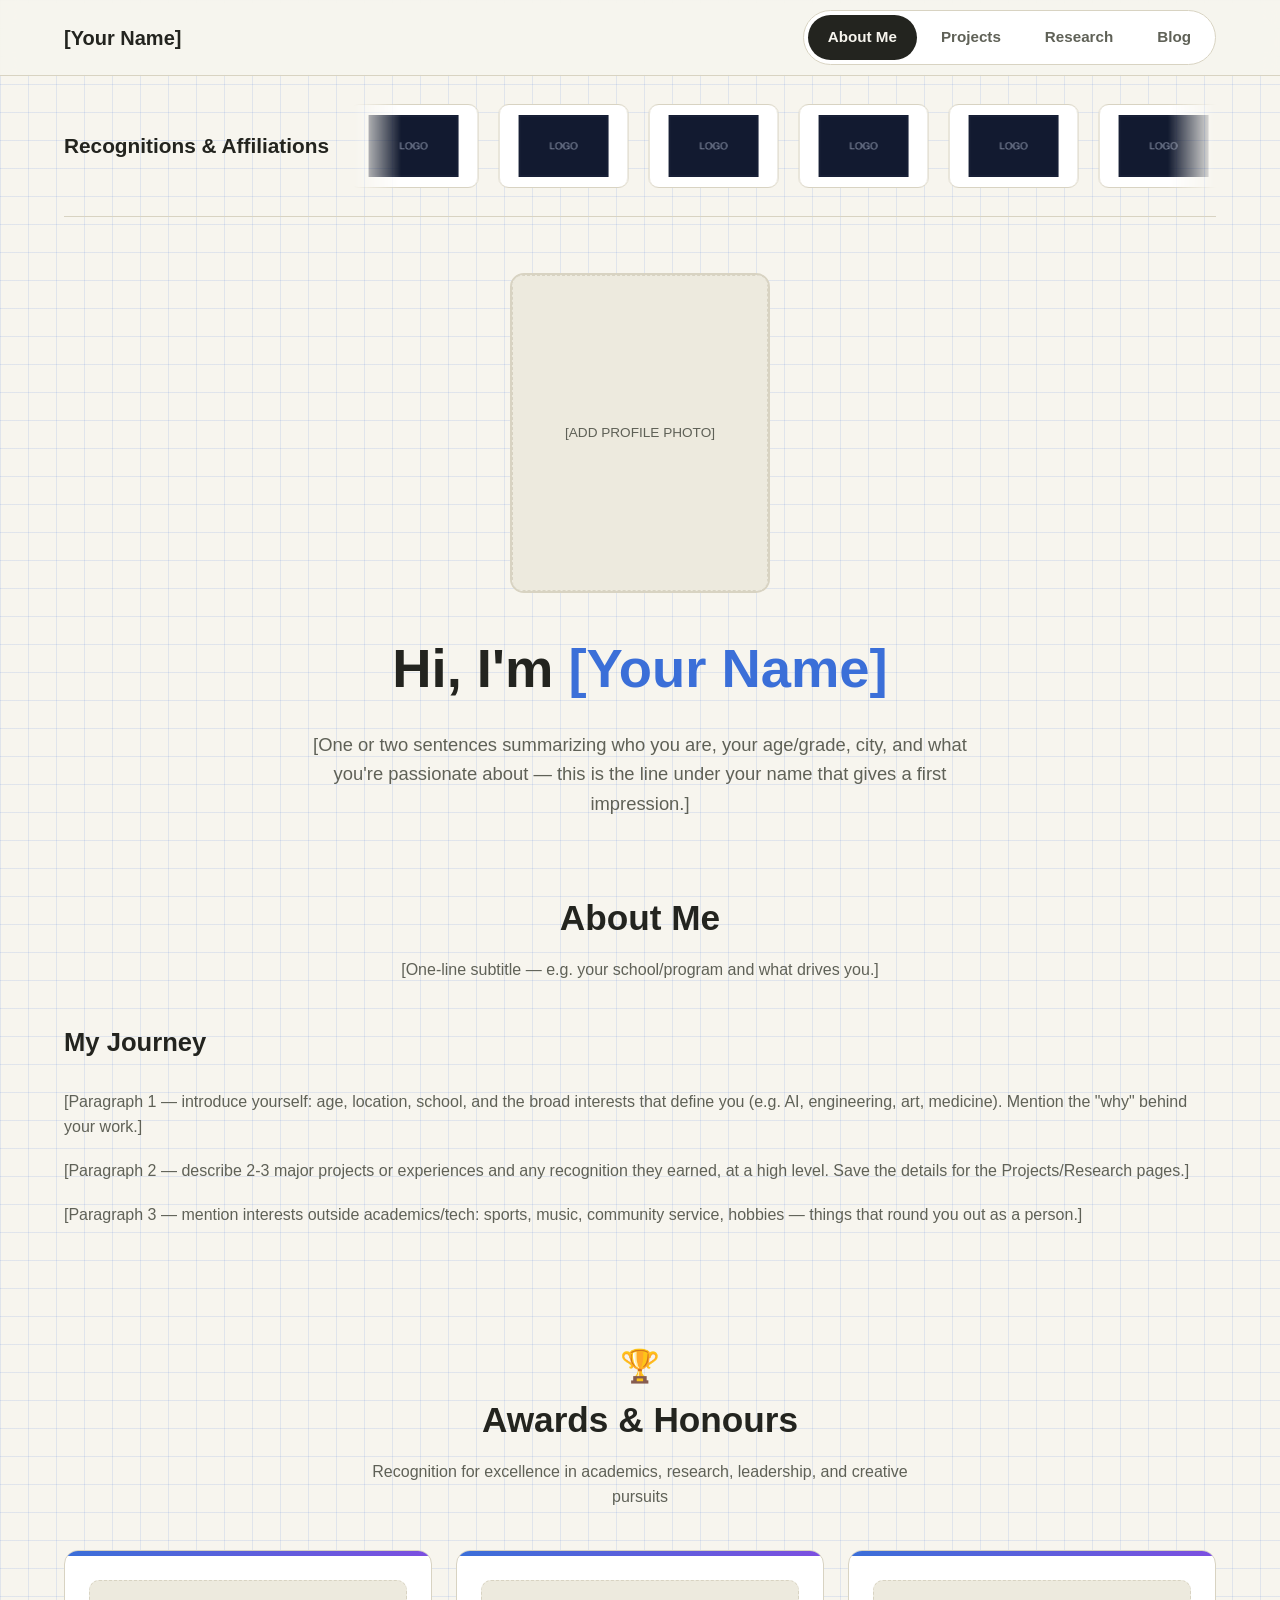
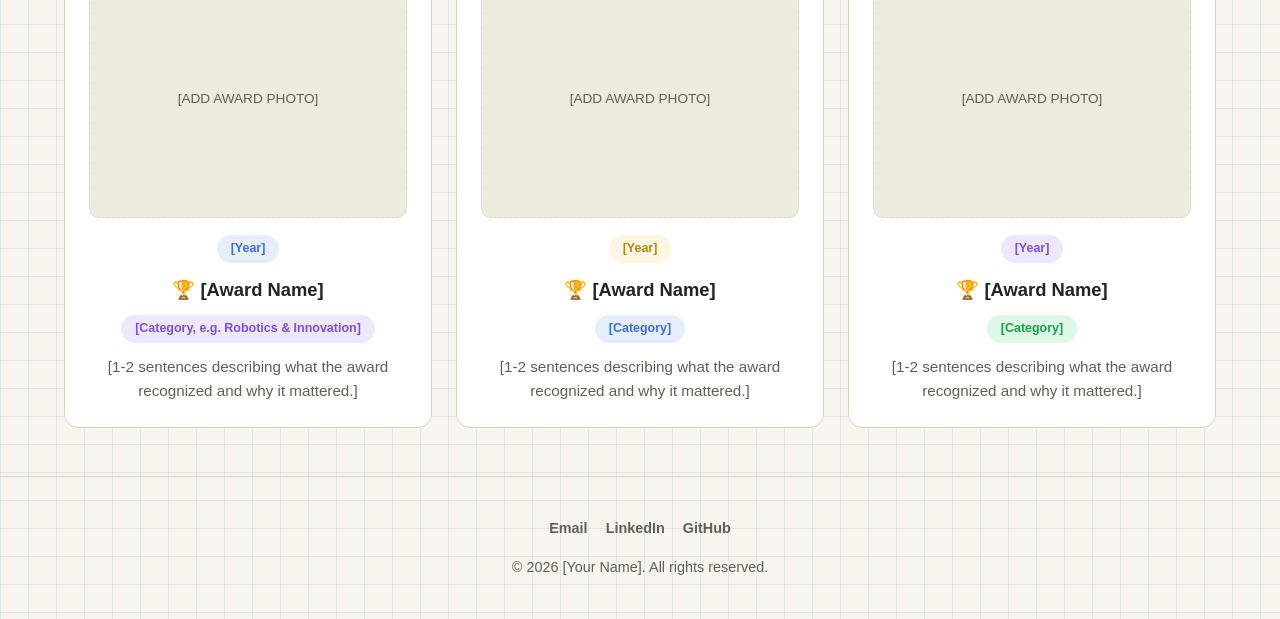
<file: index.html>
<!DOCTYPE html>
<html lang="en">
<head>
<meta charset="UTF-8" />
<meta http-equiv="refresh" content="0; url=about.html" />
<title>Redirecting...</title>
</head>
<body>
<p>Redirecting to <a href="about.html">about.html</a>...</p>
</body>
</html>
</file>
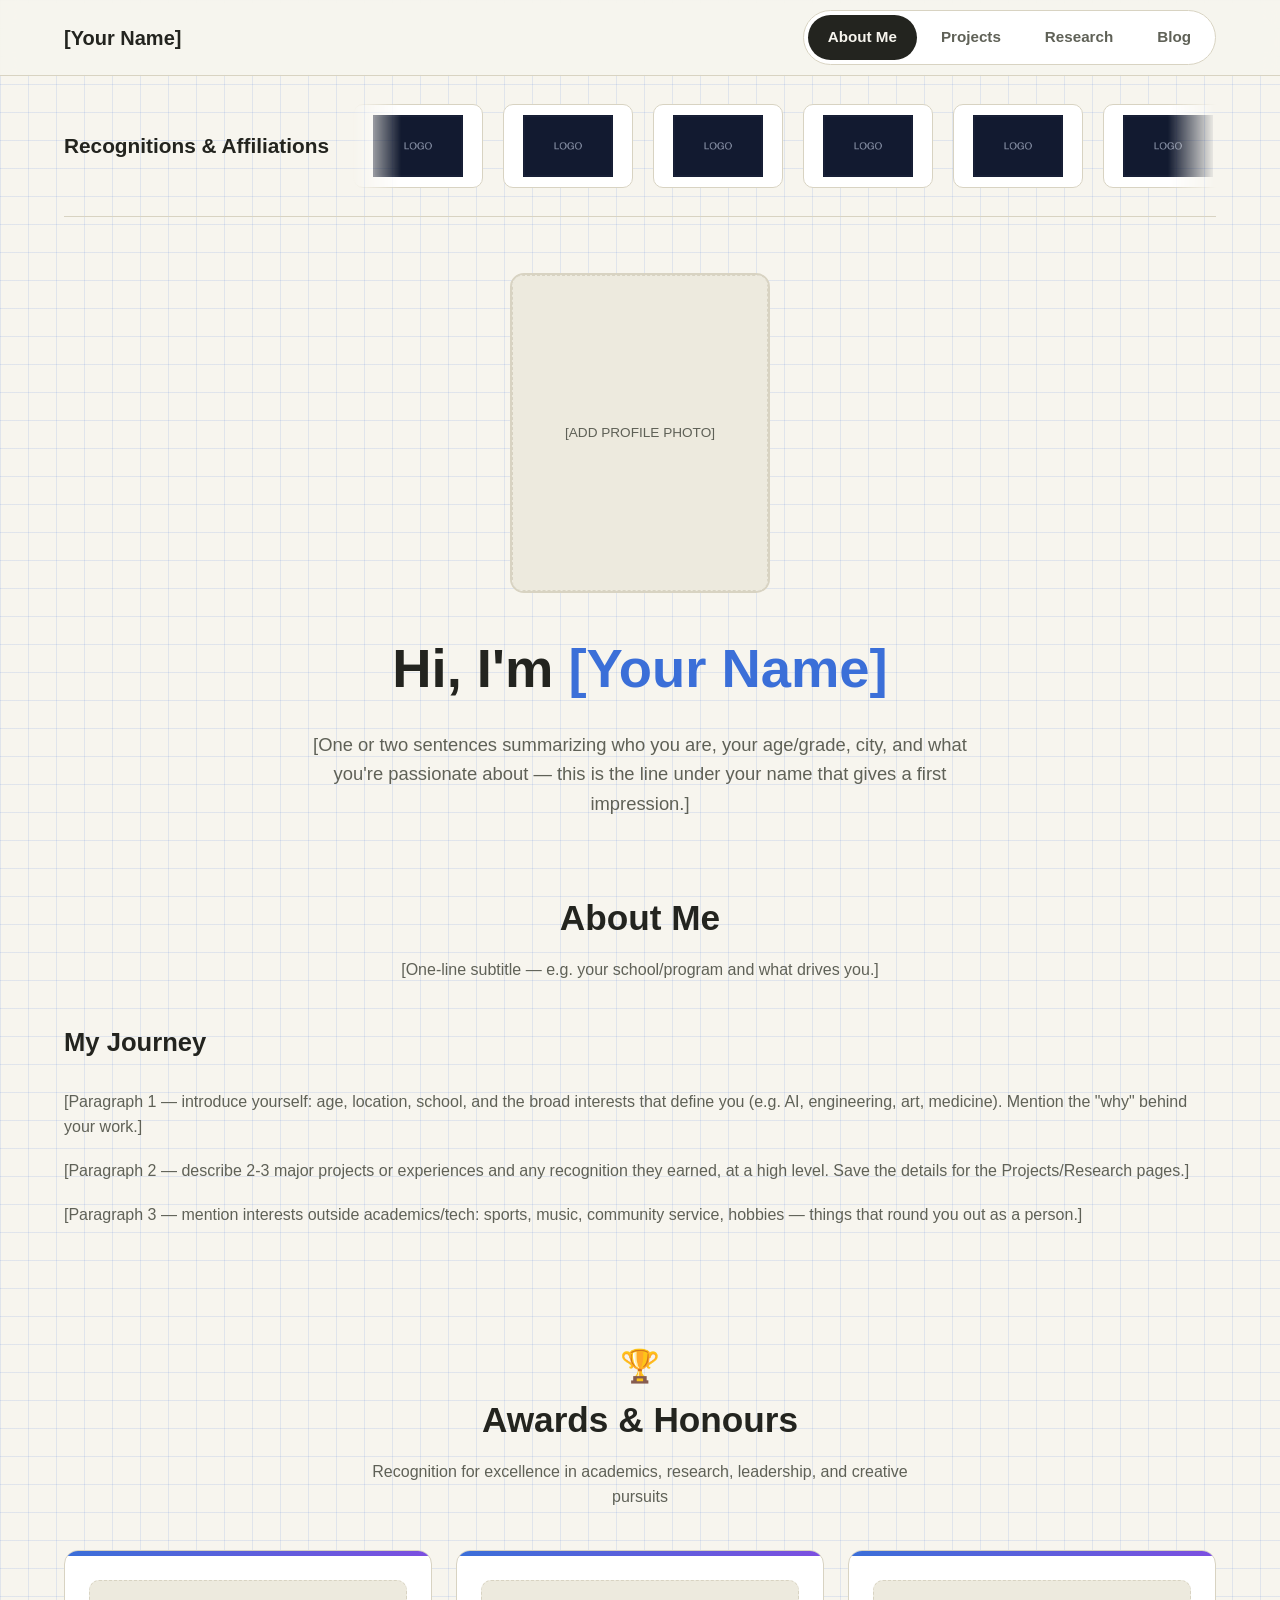
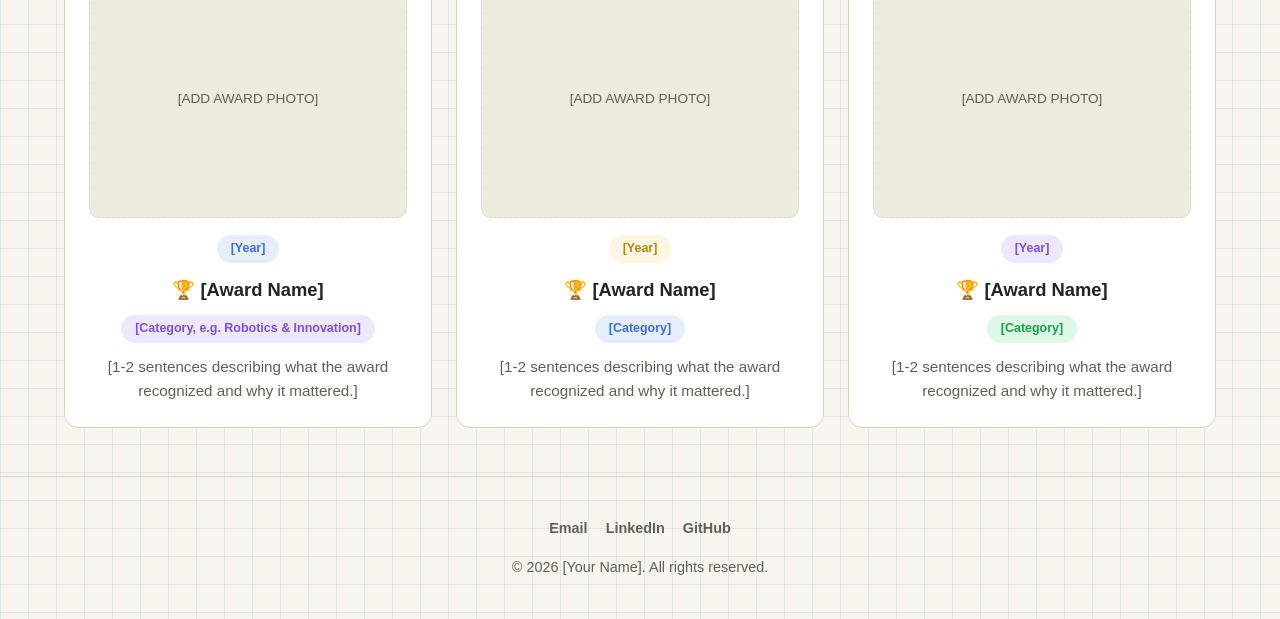
<file: about.html>
<!DOCTYPE html>
<html lang="en">
<head>
<meta charset="UTF-8" />
<meta name="viewport" content="width=device-width, initial-scale=1.0" />
<title>[YOUR NAME] — About Me</title>
<link rel="stylesheet" href="assets/css/style.css" />
</head>
<body>

<!-- =====================================================================
     NAVBAR — duplicated at the top of every page. If you edit this,
     copy the same change into projects.html / research.html / blog.html
     ===================================================================== -->
<nav class="navbar">
  <div class="container nav-inner">
    <div class="nav-name">[Your Name]</div>
    <button class="nav-toggle" id="navToggle" aria-label="Menu">☰</button>
    <div class="nav-links" id="navLinks">
      <a href="about.html" class="active">About Me</a>
      <a href="projects.html">Projects</a>
      <a href="research.html">Research</a>
      <a href="blog.html">Blog</a>
    </div>
  </div>
</nav>

<!-- =====================================================================
     LOGO / AFFILIATION BANNER
     Add one .logo-chip per organization/school/award logo you want to
     show at the top of the page. Copy a chip to add more, delete to
     remove.
     ===================================================================== -->
<div class="container">
  <div class="logo-strip">
    <div class="logo-strip-label">Recognitions &amp; Affiliations</div>

    <!-- Auto-scrolling marquee. The .logo-track below is duplicated ONCE
         (two identical sets of chips back to back) so the loop is seamless.
         Add/remove a chip? Make the SAME change in BOTH copies. -->
    <div class="logo-marquee">
      <div class="logo-track">
        <!-- COPY BLOCK START: one logo chip -->
        <div class="logo-chip">
          <img src="assets/images/logo-placeholder.png" alt="[Organization name]" />
        </div>
        <!-- COPY BLOCK END -->

        <div class="logo-chip">
          <img src="assets/images/logo-placeholder.png" alt="[Organization name]" />
        </div>

        <div class="logo-chip">
          <img src="assets/images/logo-placeholder.png" alt="[Organization name]" />
        </div>

        <div class="logo-chip">
          <img src="assets/images/logo-placeholder.png" alt="[Organization name]" />
        </div>

        <!-- duplicate set — keep identical to the set above -->
        <div class="logo-chip" aria-hidden="true">
          <img src="assets/images/logo-placeholder.png" alt="" />
        </div>

        <div class="logo-chip" aria-hidden="true">
          <img src="assets/images/logo-placeholder.png" alt="" />
        </div>

        <div class="logo-chip" aria-hidden="true">
          <img src="assets/images/logo-placeholder.png" alt="" />
        </div>

        <div class="logo-chip" aria-hidden="true">
          <img src="assets/images/logo-placeholder.png" alt="" />
        </div>
      </div>
    </div>
  </div>
</div>

<!-- =====================================================================
     PROFILE PHOTO + INTRO HEADLINE
     ===================================================================== -->
<div class="container">
  <div class="profile-block">
    <div class="profile-photo">
      <!-- Replace this div's contents with:
           <img src="assets/images/profile.jpg" alt="[Your Name]" /> -->
      <div class="img-placeholder" style="width:100%;height:100%;">
        [ADD PROFILE PHOTO]
      </div>
    </div>

    <h1>Hi, I'm <span class="accent">[Your Name]</span></h1>

    <p class="tagline">
      [One or two sentences summarizing who you are, your age/grade, city,
      and what you're passionate about — this is the line under your name
      that gives a first impression.]
    </p>
  </div>
</div>

<!-- =====================================================================
     ABOUT ME — "My Journey" text
     ===================================================================== -->
<section>
  <div class="container">
    <div class="section-title">
      <h2>About Me</h2>
      <p>[One-line subtitle — e.g. your school/program and what drives you.]</p>
    </div>

    <div class="journey-text">
      <h3>My Journey</h3>
      <p>
        [Paragraph 1 — introduce yourself: age, location, school, and the
        broad interests that define you (e.g. AI, engineering, art,
        medicine). Mention the "why" behind your work.]
      </p>
      <p>
        [Paragraph 2 — describe 2-3 major projects or experiences and any
        recognition they earned, at a high level. Save the details for the
        Projects/Research pages.]
      </p>
      <p>
        [Paragraph 3 — mention interests outside academics/tech: sports,
        music, community service, hobbies — things that round you out as
        a person.]
      </p>
    </div>
  </div>
</section>

<!-- =====================================================================
     AWARDS & HONOURS — card grid
     Copy the whole "COPY BLOCK" to add another award.
     ===================================================================== -->
<section>
  <div class="container">
    <div class="section-title">
      <div style="font-size:2rem;">🏆</div>
      <h2>Awards &amp; Honours</h2>
      <p>Recognition for excellence in academics, research, leadership, and creative pursuits</p>
    </div>

    <div class="card-grid">
      <!-- COPY BLOCK START: one award card -->
      <div class="card">
        <div class="card-top-bar"></div>
        <div class="card-body">
          <div class="img-placeholder" style="aspect-ratio:4/3; margin-bottom:16px;">
            [ADD AWARD PHOTO]
          </div>
          <div class="badge-row"><span class="badge badge-blue">[Year]</span></div>
          <h3>🏆 [Award Name]</h3>
          <div class="meta"><span class="badge badge-purple">[Category, e.g. Robotics &amp; Innovation]</span></div>
          <p class="desc">[1-2 sentences describing what the award recognized and why it mattered.]</p>
        </div>
      </div>
      <!-- COPY BLOCK END -->

      <div class="card">
        <div class="card-top-bar"></div>
        <div class="card-body">
          <div class="img-placeholder" style="aspect-ratio:4/3; margin-bottom:16px;">
            [ADD AWARD PHOTO]
          </div>
          <div class="badge-row"><span class="badge badge-gold">[Year]</span></div>
          <h3>🏆 [Award Name]</h3>
          <div class="meta"><span class="badge badge-blue">[Category]</span></div>
          <p class="desc">[1-2 sentences describing what the award recognized and why it mattered.]</p>
        </div>
      </div>

      <div class="card">
        <div class="card-top-bar"></div>
        <div class="card-body">
          <div class="img-placeholder" style="aspect-ratio:4/3; margin-bottom:16px;">
            [ADD AWARD PHOTO]
          </div>
          <div class="badge-row"><span class="badge badge-purple">[Year]</span></div>
          <h3>🏆 [Award Name]</h3>
          <div class="meta"><span class="badge badge-green">[Category]</span></div>
          <p class="desc">[1-2 sentences describing what the award recognized and why it mattered.]</p>
        </div>
      </div>
    </div>
  </div>
</section>

<!-- =====================================================================
     FOOTER — duplicated on every page
     ===================================================================== -->
<footer>
  <div class="container">
    <div class="social-row">
      <a href="mailto:[your.email@example.com]">Email</a>
      <a href="https://linkedin.com/in/[your-handle]">LinkedIn</a>
      <a href="https://github.com/[your-handle]">GitHub</a>
    </div>
    © <span id="year"></span> [Your Name]. All rights reserved.
  </div>
</footer>

<script src="assets/js/main.js"></script>
</body>
</html>
</file>
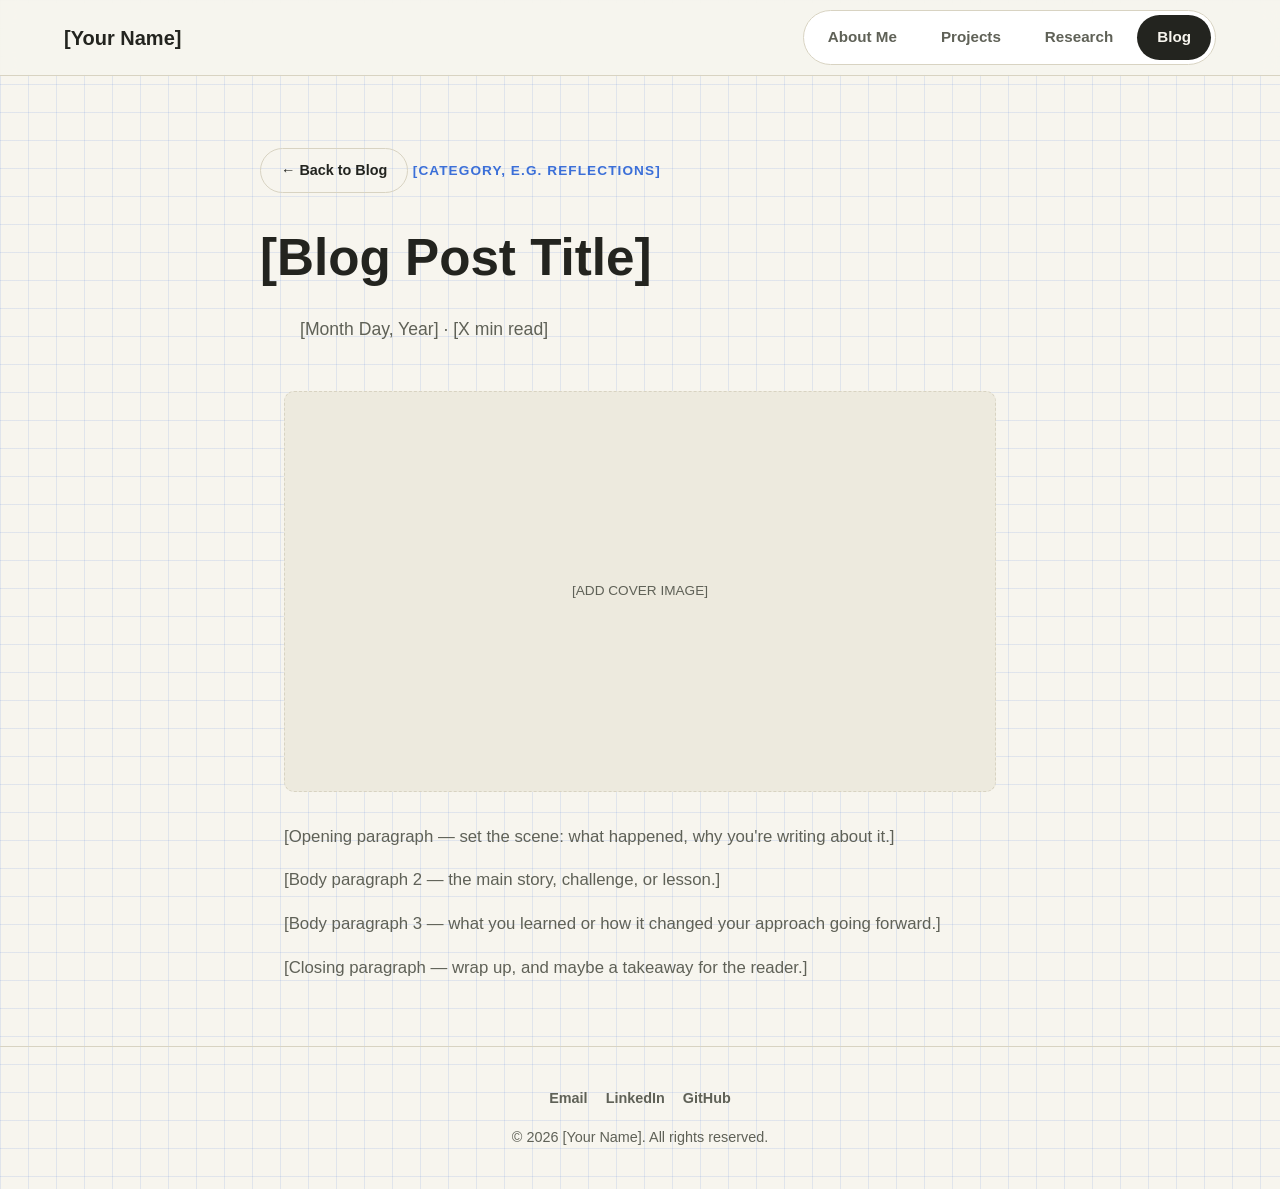
<file: blog-post-template.html>
<!DOCTYPE html>
<html lang="en">
<head>
<meta charset="UTF-8" />
<meta name="viewport" content="width=device-width, initial-scale=1.0" />
<title>[Blog Post Title] — [YOUR NAME]</title>
<link rel="stylesheet" href="assets/css/style.css" />
</head>
<body>

<!-- NAVBAR — keep in sync with the other pages -->
<nav class="navbar">
  <div class="container nav-inner">
    <div class="nav-name">[Your Name]</div>
    <button class="nav-toggle" id="navToggle" aria-label="Menu">☰</button>
    <div class="nav-links" id="navLinks">
      <a href="about.html">About Me</a>
      <a href="projects.html">Projects</a>
      <a href="research.html">Research</a>
      <a href="blog.html" class="active">Blog</a>
    </div>
  </div>
</nav>

<!-- =====================================================================
     BLOG POST TEMPLATE
     Duplicate this file per post (e.g. blog-post-isef-2025.html), edit
     the title/date/body below, then link to it from blog.html's
     "Read More" button.
     ===================================================================== -->
<div class="page-hero container" style="text-align:left; max-width:760px; margin:0 auto; padding-bottom:0;">
  <a href="blog.html" class="btn btn-outline" style="margin-bottom:24px; display:inline-block;">&larr; Back to Blog</a>
  <div class="eyebrow">[Category, e.g. Reflections]</div>
  <h1 style="text-align:left;">[Blog Post Title]</h1>
  <p style="text-align:left;">[Month Day, Year] · [X min read]</p>
</div>

<section>
  <div class="container" style="max-width:760px;">

    <!-- Replace with: <img src="assets/images/blog1.jpg" alt="[Post Title]" style="border-radius:14px; margin-bottom:32px;" /> -->
    <div class="img-placeholder" style="aspect-ratio:16/9; margin-bottom:32px;">
      [ADD COVER IMAGE]
    </div>

    <div style="color:var(--text-muted); font-size:1.05rem;">
      <p>[Opening paragraph — set the scene: what happened, why you're
         writing about it.]</p>

      <p>[Body paragraph 2 — the main story, challenge, or lesson.]</p>

      <p>[Body paragraph 3 — what you learned or how it changed your
         approach going forward.]</p>

      <p>[Closing paragraph — wrap up, and maybe a takeaway for the
         reader.]</p>
    </div>

  </div>
</section>

<footer>
  <div class="container">
    <div class="social-row">
      <a href="mailto:[your.email@example.com]">Email</a>
      <a href="https://linkedin.com/in/[your-handle]">LinkedIn</a>
      <a href="https://github.com/[your-handle]">GitHub</a>
    </div>
    © <span id="year"></span> [Your Name]. All rights reserved.
  </div>
</footer>

<script src="assets/js/main.js"></script>
</body>
</html>
</file>
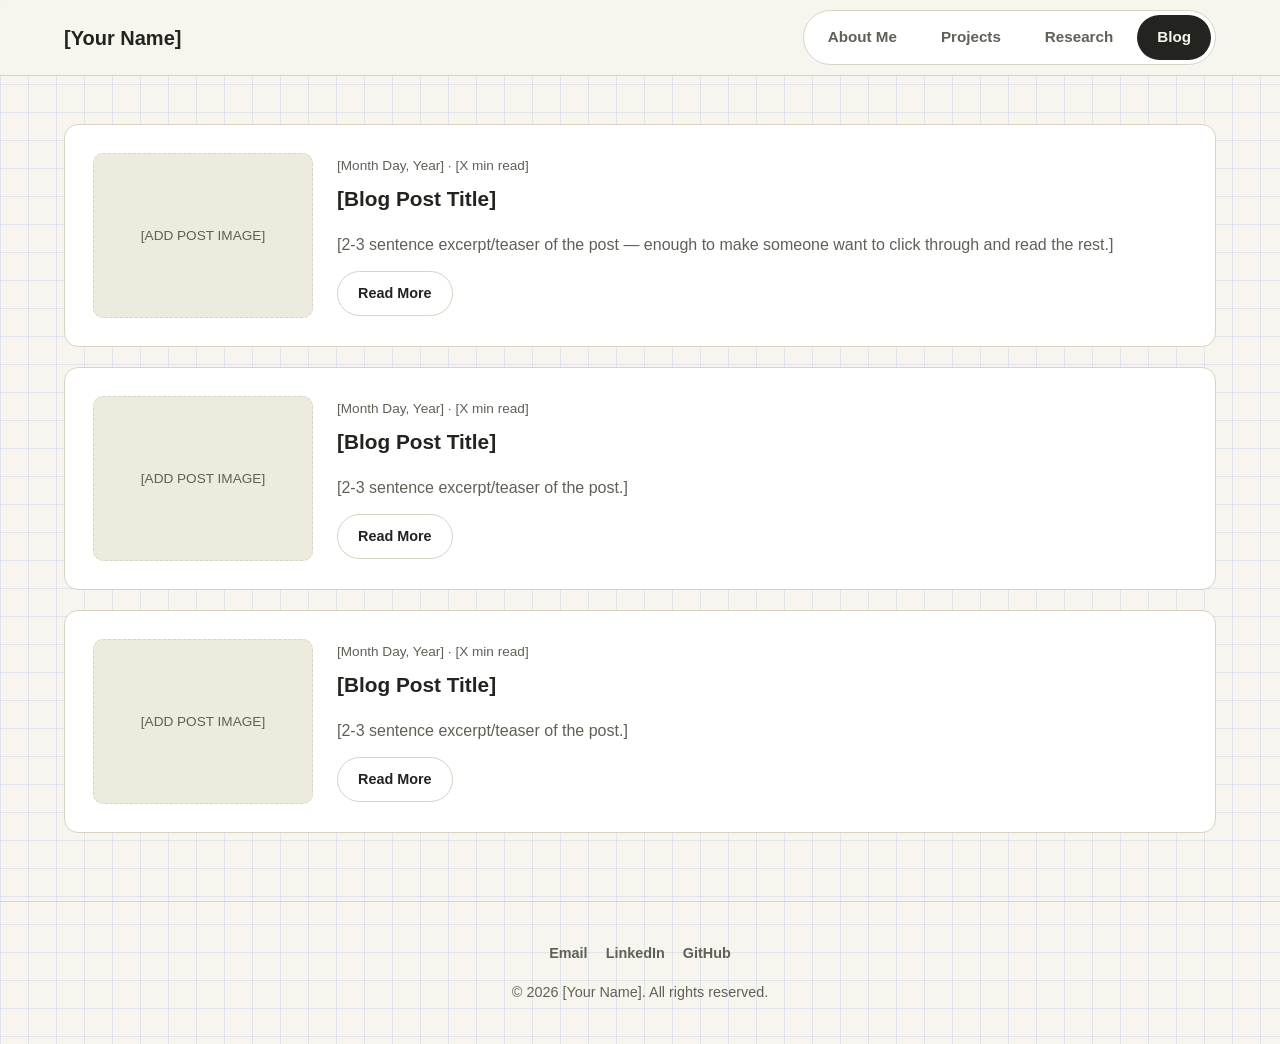
<file: blog.html>
<!DOCTYPE html>
<html lang="en">
<head>
<meta charset="UTF-8" />
<meta name="viewport" content="width=device-width, initial-scale=1.0" />
<title>[YOUR NAME] — Blog</title>
<link rel="stylesheet" href="assets/css/style.css" />
</head>
<body>

<!-- NAVBAR — keep in sync with about.html / projects.html / research.html -->
<nav class="navbar">
  <div class="container nav-inner">
    <div class="nav-name">[Your Name]</div>
    <button class="nav-toggle" id="navToggle" aria-label="Menu">☰</button>
    <div class="nav-links" id="navLinks">
      <a href="about.html">About Me</a>
      <a href="projects.html">Projects</a>
      <a href="research.html">Research</a>
      <a href="blog.html" class="active">Blog</a>
    </div>
  </div>
</nav>

<!-- =====================================================================
     BLOG POST LIST
     Copy one whole "COPY BLOCK" per post. "Read More" should link to a
     copy of blog-post-template.html renamed for that post
     (e.g. blog-post-isef-2025.html).
     ===================================================================== -->
<section>
  <div class="container">

    <!-- COPY BLOCK START: one blog post preview -->
    <div class="blog-post-card">
      <!-- Replace with: <img src="assets/images/blog1.jpg" alt="[Post Title]" /> -->
      <div class="img-placeholder">[ADD POST IMAGE]</div>
      <div>
        <div class="date">[Month Day, Year] · [X min read]</div>
        <h3>[Blog Post Title]</h3>
        <p class="excerpt">
          [2-3 sentence excerpt/teaser of the post — enough to make someone
          want to click through and read the rest.]
        </p>
        <a href="blog-post-template.html" class="btn btn-outline">Read More</a>
      </div>
    </div>
    <!-- COPY BLOCK END -->

    <div class="blog-post-card">
      <div class="img-placeholder">[ADD POST IMAGE]</div>
      <div>
        <div class="date">[Month Day, Year] · [X min read]</div>
        <h3>[Blog Post Title]</h3>
        <p class="excerpt">
          [2-3 sentence excerpt/teaser of the post.]
        </p>
        <a href="blog-post-template.html" class="btn btn-outline">Read More</a>
      </div>
    </div>

    <div class="blog-post-card">
      <div class="img-placeholder">[ADD POST IMAGE]</div>
      <div>
        <div class="date">[Month Day, Year] · [X min read]</div>
        <h3>[Blog Post Title]</h3>
        <p class="excerpt">
          [2-3 sentence excerpt/teaser of the post.]
        </p>
        <a href="blog-post-template.html" class="btn btn-outline">Read More</a>
      </div>
    </div>

  </div>
</section>

<footer>
  <div class="container">
    <div class="social-row">
      <a href="mailto:[your.email@example.com]">Email</a>
      <a href="https://linkedin.com/in/[your-handle]">LinkedIn</a>
      <a href="https://github.com/[your-handle]">GitHub</a>
    </div>
    © <span id="year"></span> [Your Name]. All rights reserved.
  </div>
</footer>

<script src="assets/js/main.js"></script>
</body>
</html>
</file>
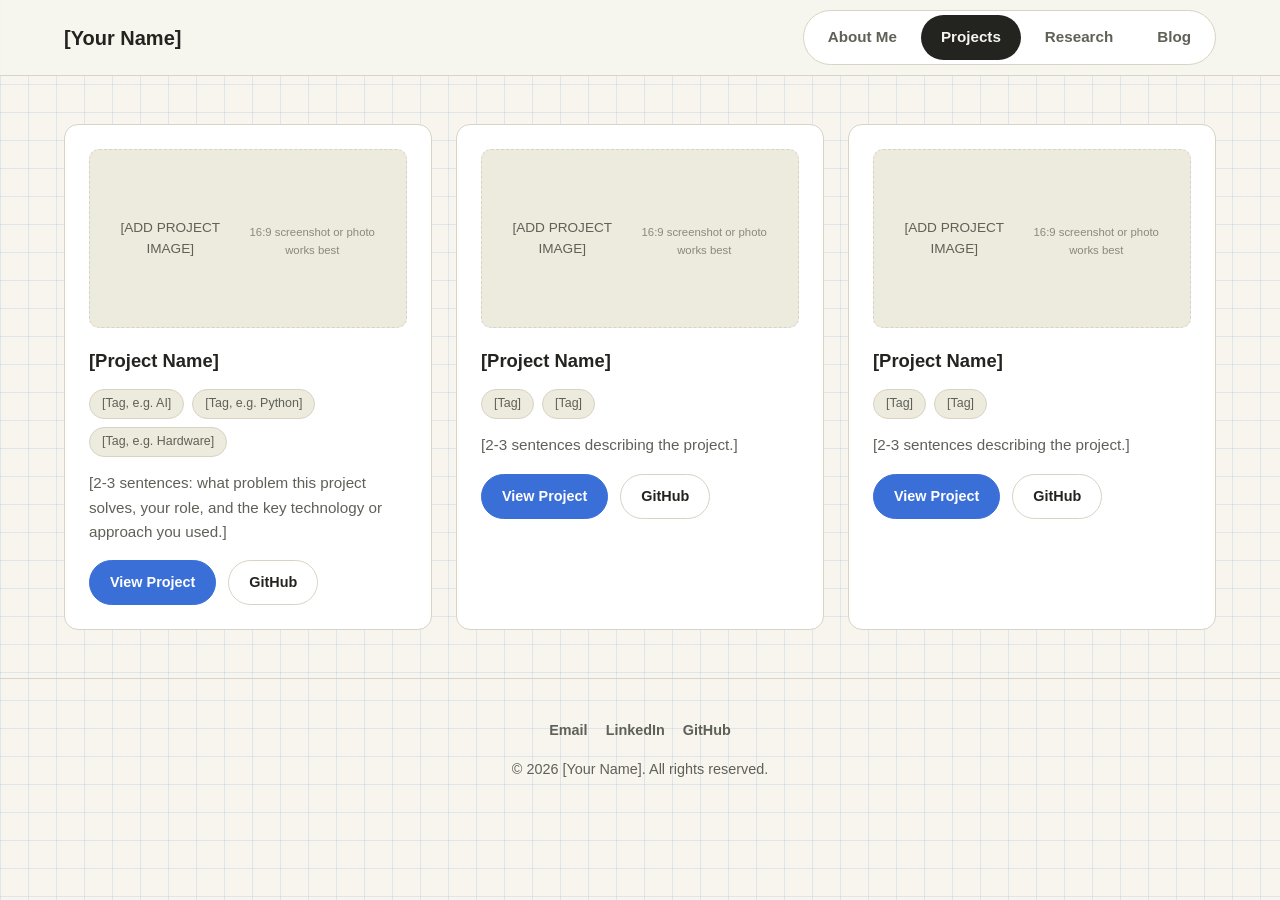
<file: projects.html>
<!DOCTYPE html>
<html lang="en">
<head>
<meta charset="UTF-8" />
<meta name="viewport" content="width=device-width, initial-scale=1.0" />
<title>[YOUR NAME] — Projects</title>
<link rel="stylesheet" href="assets/css/style.css" />
</head>
<body>

<!-- NAVBAR — keep in sync with about.html / research.html / blog.html -->
<nav class="navbar">
  <div class="container nav-inner">
    <div class="nav-name">[Your Name]</div>
    <button class="nav-toggle" id="navToggle" aria-label="Menu">☰</button>
    <div class="nav-links" id="navLinks">
      <a href="about.html">About Me</a>
      <a href="projects.html" class="active">Projects</a>
      <a href="research.html">Research</a>
      <a href="blog.html">Blog</a>
    </div>
  </div>
</nav>

<!-- =====================================================================
     PROJECT GRID
     Copy one whole "COPY BLOCK" per project. Each card holds an image,
     tags, a short description, and links.
     ===================================================================== -->
<section>
  <div class="container">
    <div class="card-grid">

      <!-- COPY BLOCK START: one project card -->
      <div class="card project-card">
        <div class="card-body">
          <!-- Replace with: <img src="assets/images/project1.jpg" alt="[Project Name]" /> -->
          <div class="img-placeholder">
            [ADD PROJECT IMAGE]<br />
            <small>16:9 screenshot or photo works best</small>
          </div>

          <h3 style="text-align:left; margin-top:18px;">[Project Name]</h3>

          <div class="tag-row">
            <span class="tag">[Tag, e.g. AI]</span>
            <span class="tag">[Tag, e.g. Python]</span>
            <span class="tag">[Tag, e.g. Hardware]</span>
          </div>

          <p class="desc" style="text-align:left;">
            [2-3 sentences: what problem this project solves, your role,
            and the key technology or approach you used.]
          </p>

          <div class="link-row">
            <a href="#" class="btn btn-primary">View Project</a>
            <a href="#" class="btn btn-outline">GitHub</a>
          </div>
        </div>
      </div>
      <!-- COPY BLOCK END -->

      <div class="card project-card">
        <div class="card-body">
          <div class="img-placeholder">
            [ADD PROJECT IMAGE]<br />
            <small>16:9 screenshot or photo works best</small>
          </div>
          <h3 style="text-align:left; margin-top:18px;">[Project Name]</h3>
          <div class="tag-row">
            <span class="tag">[Tag]</span>
            <span class="tag">[Tag]</span>
          </div>
          <p class="desc" style="text-align:left;">
            [2-3 sentences describing the project.]
          </p>
          <div class="link-row">
            <a href="#" class="btn btn-primary">View Project</a>
            <a href="#" class="btn btn-outline">GitHub</a>
          </div>
        </div>
      </div>

      <div class="card project-card">
        <div class="card-body">
          <div class="img-placeholder">
            [ADD PROJECT IMAGE]<br />
            <small>16:9 screenshot or photo works best</small>
          </div>
          <h3 style="text-align:left; margin-top:18px;">[Project Name]</h3>
          <div class="tag-row">
            <span class="tag">[Tag]</span>
            <span class="tag">[Tag]</span>
          </div>
          <p class="desc" style="text-align:left;">
            [2-3 sentences describing the project.]
          </p>
          <div class="link-row">
            <a href="#" class="btn btn-primary">View Project</a>
            <a href="#" class="btn btn-outline">GitHub</a>
          </div>
        </div>
      </div>

    </div>
  </div>
</section>

<footer>
  <div class="container">
    <div class="social-row">
      <a href="mailto:[your.email@example.com]">Email</a>
      <a href="https://linkedin.com/in/[your-handle]">LinkedIn</a>
      <a href="https://github.com/[your-handle]">GitHub</a>
    </div>
    © <span id="year"></span> [Your Name]. All rights reserved.
  </div>
</footer>

<script src="assets/js/main.js"></script>
</body>
</html>
</file>
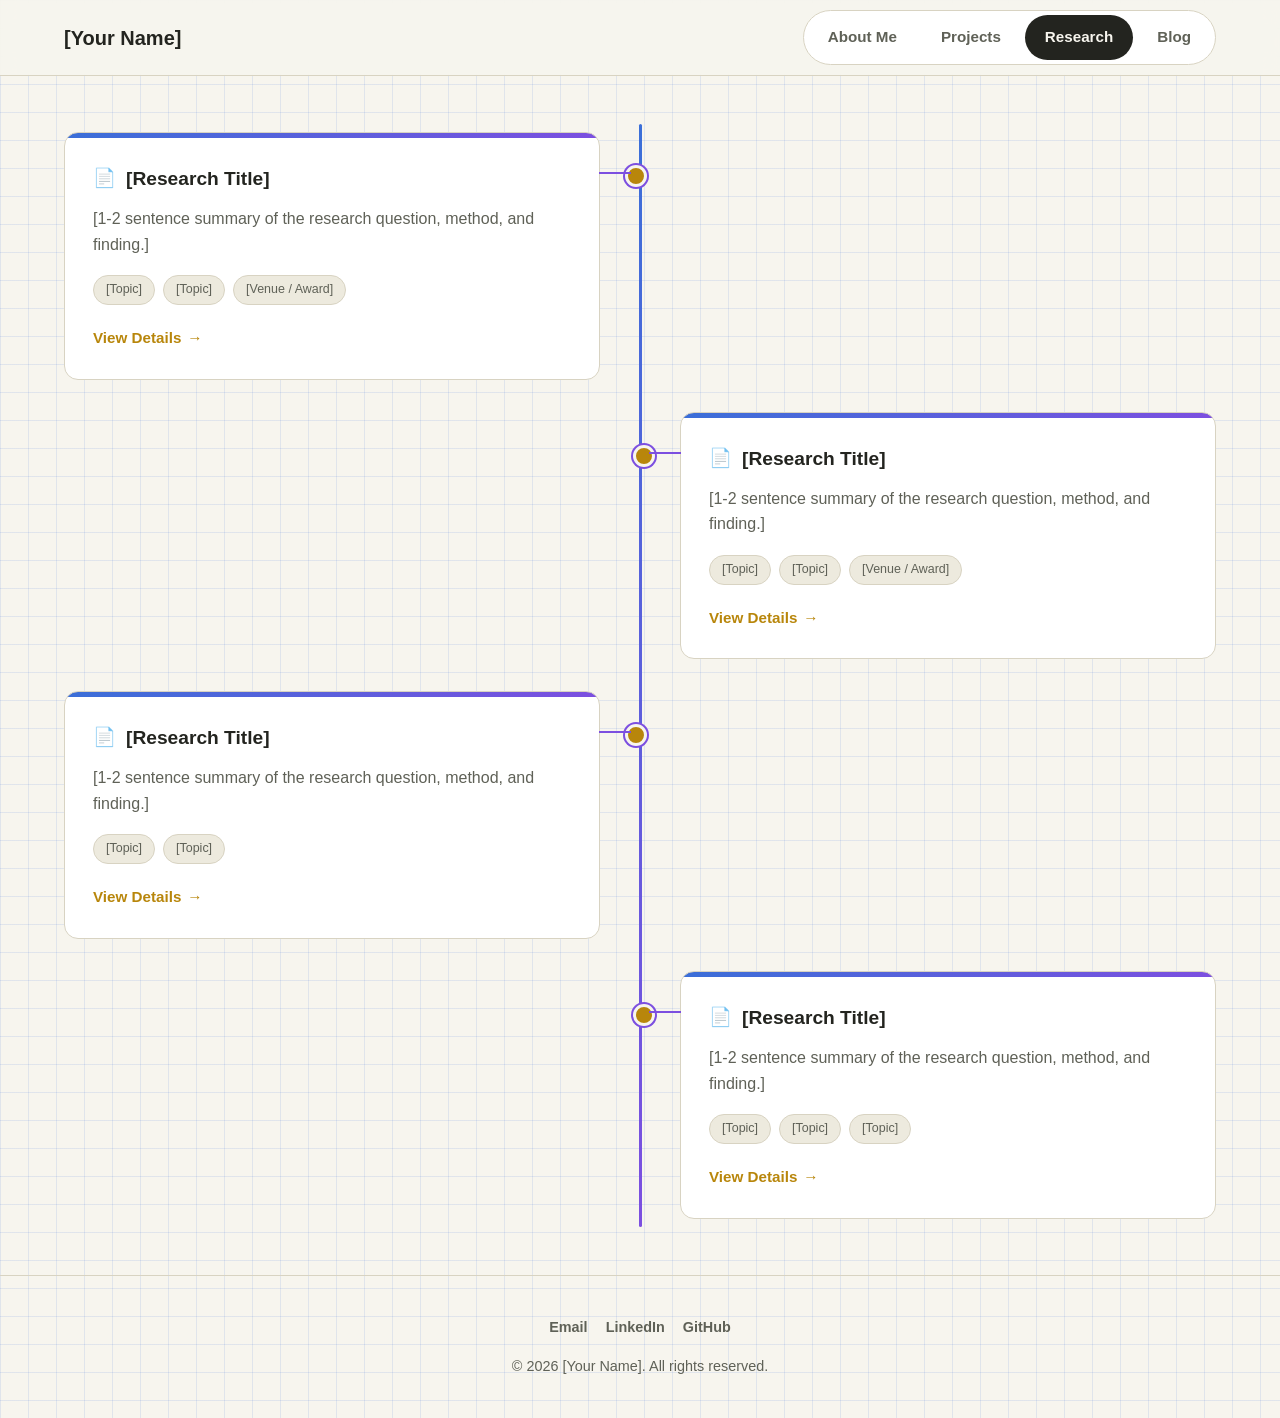
<file: research.html>
<!DOCTYPE html>
<html lang="en">
<head>
<meta charset="UTF-8" />
<meta name="viewport" content="width=device-width, initial-scale=1.0" />
<title>[YOUR NAME] — Research</title>
<link rel="stylesheet" href="assets/css/style.css" />
</head>
<body>

<!-- NAVBAR — keep in sync with about.html / projects.html / blog.html -->
<nav class="navbar">
  <div class="container nav-inner">
    <div class="nav-name">[Your Name]</div>
    <button class="nav-toggle" id="navToggle" aria-label="Menu">☰</button>
    <div class="nav-links" id="navLinks">
      <a href="about.html">About Me</a>
      <a href="projects.html">Projects</a>
      <a href="research.html" class="active">Research</a>
      <a href="blog.html">Blog</a>
    </div>
  </div>
</nav>

<!-- =====================================================================
     RESEARCH TIMELINE
     Copy one whole "COPY BLOCK" per paper / research project. Use the
     tags for topic areas, venue, or award; the link goes to the paper,
     writeup, or slides.
     ===================================================================== -->
<section>
  <div class="container">
    <div class="research-grid">

      <!-- COPY BLOCK START: one research card -->
      <div class="research-card">
        <h3><span class="research-icon">📄</span>[Research Title]</h3>
        <p class="desc">[1-2 sentence summary of the research question, method, and finding.]</p>
        <div class="tag-row">
          <span class="tag">[Topic]</span>
          <span class="tag">[Topic]</span>
          <span class="tag">[Venue / Award]</span>
        </div>
        <a href="#" class="view-details">View Details <span aria-hidden="true">→</span></a>
      </div>
      <!-- COPY BLOCK END -->

      <div class="research-card">
        <h3><span class="research-icon">📄</span>[Research Title]</h3>
        <p class="desc">[1-2 sentence summary of the research question, method, and finding.]</p>
        <div class="tag-row">
          <span class="tag">[Topic]</span>
          <span class="tag">[Topic]</span>
          <span class="tag">[Venue / Award]</span>
        </div>
        <a href="#" class="view-details">View Details <span aria-hidden="true">→</span></a>
      </div>

      <div class="research-card">
        <h3><span class="research-icon">📄</span>[Research Title]</h3>
        <p class="desc">[1-2 sentence summary of the research question, method, and finding.]</p>
        <div class="tag-row">
          <span class="tag">[Topic]</span>
          <span class="tag">[Topic]</span>
        </div>
        <a href="#" class="view-details">View Details <span aria-hidden="true">→</span></a>
      </div>

      <div class="research-card">
        <h3><span class="research-icon">📄</span>[Research Title]</h3>
        <p class="desc">[1-2 sentence summary of the research question, method, and finding.]</p>
        <div class="tag-row">
          <span class="tag">[Topic]</span>
          <span class="tag">[Topic]</span>
          <span class="tag">[Topic]</span>
        </div>
        <a href="#" class="view-details">View Details <span aria-hidden="true">→</span></a>
      </div>

    </div>
  </div>
</section>

<footer>
  <div class="container">
    <div class="social-row">
      <a href="mailto:[your.email@example.com]">Email</a>
      <a href="https://linkedin.com/in/[your-handle]">LinkedIn</a>
      <a href="https://github.com/[your-handle]">GitHub</a>
    </div>
    © <span id="year"></span> [Your Name]. All rights reserved.
  </div>
</footer>

<script src="assets/js/main.js"></script>
</body>
</html>
</file>
<file: assets/css/style.css>
/* =====================================================================
   PORTFOLIO TEMPLATE — STYLESHEET
   Shared by all pages: about.html, projects.html, research.html, blog.html
   Edit the CSS VARIABLES below to change the whole site's color scheme.
   ===================================================================== */

:root {
  --bg: #f7f5ee;
  --bg-alt: #edeade;
  --card-bg: #ffffff;
  --card-bg-hover: #fbfaf5;
  --border: #d8d3c2;
  --text: #23241f;
  --text-muted: #5f6157;
  --accent: #3b6fd8;
  --accent-2: #7c4fe0;
  --accent-3: #16a34a;
  --accent-gold: #b8860b;
  --radius: 14px;
  --max-width: 1200px;
  --nav-height: 76px;
}

* { box-sizing: border-box; }

html { scroll-behavior: smooth; }

body {
  margin: 0;
  background-color: var(--bg);
  /* Checked/graph-notebook grid pattern behind the whole site */
  background-image:
    linear-gradient(rgba(59, 111, 216, 0.12) 1px, transparent 1px),
    linear-gradient(90deg, rgba(59, 111, 216, 0.12) 1px, transparent 1px);
  background-size: 28px 28px;
  color: var(--text);
  font-family: -apple-system, BlinkMacSystemFont, "Segoe UI", Inter, Roboto, Helvetica, Arial, sans-serif;
  line-height: 1.6;
}

img { max-width: 100%; display: block; }

a { color: inherit; text-decoration: none; }

.container {
  max-width: var(--max-width);
  margin: 0 auto;
  padding: 0 24px;
}

/* ---------------------------------------------------------------------
   NAVBAR
   This exact block is duplicated at the top of every page.
   If you edit it, update it in about.html / projects.html / research.html
   / blog.html so all four stay in sync.
   --------------------------------------------------------------------- */
.navbar {
  position: sticky;
  top: 0;
  z-index: 100;
  height: var(--nav-height);
  display: flex;
  align-items: center;
  background: rgba(247, 245, 238, 0.9);
  backdrop-filter: blur(10px);
  border-bottom: 1px solid var(--border);
}

.nav-inner {
  width: 100%;
  display: flex;
  align-items: center;
  justify-content: space-between;
}

.nav-name {
  font-size: 1.25rem;
  font-weight: 700;
  color: var(--text);
}

.nav-links {
  display: flex;
  gap: 4px;
  background: var(--card-bg);
  padding: 4px;
  border-radius: 999px;
  border: 1px solid var(--border);
}

.nav-links a {
  padding: 10px 20px;
  border-radius: 999px;
  color: var(--text-muted);
  font-weight: 600;
  font-size: 0.95rem;
  transition: background 0.2s, color 0.2s;
}

.nav-links a:hover { color: var(--text); }

.nav-links a.active {
  background: var(--text);
  color: var(--bg);
}

.nav-toggle {
  display: none;
  background: none;
  border: 1px solid var(--border);
  border-radius: 8px;
  color: var(--text);
  font-size: 1.4rem;
  padding: 6px 12px;
  cursor: pointer;
}

@media (max-width: 720px) {
  .nav-toggle { display: block; }
  .nav-links {
    position: absolute;
    top: var(--nav-height);
    left: 0;
    right: 0;
    flex-direction: column;
    background: var(--bg-alt);
    border-radius: 0;
    border: none;
    border-bottom: 1px solid var(--border);
    padding: 12px;
    display: none;
  }
  .nav-links.open { display: flex; }
  .nav-links a { text-align: center; }
}

/* ---------------------------------------------------------------------
   PAGE HERO (title + intro paragraph, top of every page)
   --------------------------------------------------------------------- */
.page-hero {
  padding: 72px 0 40px;
  text-align: center;
}

.page-hero .eyebrow {
  display: inline-block;
  color: var(--accent);
  font-weight: 700;
  letter-spacing: 0.08em;
  text-transform: uppercase;
  font-size: 0.85rem;
  margin-bottom: 14px;
}

.page-hero h1 {
  font-size: clamp(2.2rem, 5vw, 3.2rem);
  margin: 0 0 16px;
}

.page-hero h1 .accent { color: var(--accent); }

.page-hero p {
  max-width: 680px;
  margin: 0 auto;
  color: var(--text-muted);
  font-size: 1.1rem;
}

/* ---------------------------------------------------------------------
   SECTIONS
   --------------------------------------------------------------------- */
section { padding: 48px 0; }

.section-title {
  text-align: center;
  margin-bottom: 40px;
}

.section-title h2 {
  font-size: clamp(1.6rem, 3.5vw, 2.2rem);
  margin: 0 0 10px;
}

.section-title p {
  color: var(--text-muted);
  max-width: 560px;
  margin: 0 auto;
}

/* ---------------------------------------------------------------------
   LOGO / AFFILIATION STRIP (banner row near the top of About Me)
   --------------------------------------------------------------------- */
.logo-strip {
  display: flex;
  align-items: center;
  gap: 20px;
  padding: 28px 0;
  border-bottom: 1px solid var(--border);
}

.logo-strip-label {
  font-size: 1.3rem;
  font-weight: 800;
  margin-right: 4px;
  white-space: nowrap;
  flex-shrink: 0;
}

/* Scrolling viewport: clips the track and fades its left/right edges. */
.logo-marquee {
  flex: 1;
  min-width: 0;
  overflow: hidden;
  -webkit-mask-image: linear-gradient(to right, transparent, black 48px, black calc(100% - 48px), transparent);
  mask-image: linear-gradient(to right, transparent, black 48px, black calc(100% - 48px), transparent);
}

/* Holds two identical sets of chips; animating to -50% loops seamlessly. */
.logo-track {
  display: flex;
  align-items: center;
  gap: 20px;
  width: max-content;
  animation: logo-scroll 22s linear infinite;
}

.logo-marquee:hover .logo-track { animation-play-state: paused; }

@keyframes logo-scroll {
  from { transform: translateX(0); }
  to { transform: translateX(-50%); }
}

@media (prefers-reduced-motion: reduce) {
  .logo-track { animation: none; }
}

.logo-chip {
  width: 130px;
  height: 84px;
  flex-shrink: 0;
  background: var(--card-bg);
  border: 1px solid var(--border);
  border-radius: 10px;
  display: flex;
  align-items: center;
  justify-content: center;
  overflow: hidden;
}

.logo-chip img { width: 100%; height: 100%; object-fit: contain; padding: 10px; }

/* ---------------------------------------------------------------------
   PROFILE PHOTO + INTRO (About Me)
   --------------------------------------------------------------------- */
.profile-block {
  text-align: center;
  padding: 56px 0 24px;
}

.profile-photo {
  width: 260px;
  height: 320px;
  border-radius: var(--radius);
  margin: 0 auto 32px;
  overflow: hidden;
  border: 2px solid var(--border);
  background: var(--card-bg);
}

.profile-photo img { width: 100%; height: 100%; object-fit: cover; }

.profile-block h1 {
  font-size: clamp(2.2rem, 5vw, 3.4rem);
  margin: 0 0 18px;
}

.profile-block h1 .accent { color: var(--accent); }

.profile-block .tagline {
  max-width: 700px;
  margin: 0 auto;
  color: var(--text-muted);
  font-size: 1.15rem;
}

/* ---------------------------------------------------------------------
   "MY JOURNEY" TEXT
   --------------------------------------------------------------------- */
.journey-text h3 {
  font-size: 1.6rem;
  margin-top: 0;
}

.journey-text p {
  color: var(--text-muted);
  margin-bottom: 18px;
}

/* ---------------------------------------------------------------------
   CARD GRIDS (Affiliations, Awards, Projects, Research)
   --------------------------------------------------------------------- */
.card-grid {
  display: grid;
  grid-template-columns: repeat(3, 1fr);
  gap: 24px;
}

@media (max-width: 960px) { .card-grid { grid-template-columns: repeat(2, 1fr); } }
@media (max-width: 640px) { .card-grid { grid-template-columns: 1fr; } }

.card {
  background: var(--card-bg);
  border: 1px solid var(--border);
  border-radius: var(--radius);
  overflow: hidden;
  transition: transform 0.2s, background 0.2s;
}

.card:hover { transform: translateY(-4px); background: var(--card-bg-hover); }

.card-top-bar {
  height: 5px;
  width: 100%;
  background: linear-gradient(90deg, var(--accent), var(--accent-2));
}

.card-body { padding: 24px; }

.card-logo {
  width: 68px;
  height: 68px;
  border-radius: 10px;
  background: var(--bg-alt);
  border: 1px solid var(--border);
  display: flex;
  align-items: center;
  justify-content: center;
  margin: 0 auto 16px;
  overflow: hidden;
}

.card-logo img { width: 100%; height: 100%; object-fit: contain; padding: 8px; }

.card h3, .card h4 {
  text-align: center;
  margin: 0 0 10px;
  font-size: 1.15rem;
}

.card .meta {
  text-align: center;
  color: var(--text-muted);
  font-size: 0.85rem;
  margin-bottom: 12px;
}

.card p.desc {
  color: var(--text-muted);
  font-size: 0.95rem;
  text-align: center;
  margin: 0;
}

.badge {
  display: inline-block;
  padding: 4px 14px;
  border-radius: 999px;
  font-size: 0.78rem;
  font-weight: 700;
}

.badge-blue   { background: rgba(91,141,239,0.15);  color: var(--accent); }
.badge-purple { background: rgba(139,92,246,0.15);  color: var(--accent-2); }
.badge-green  { background: rgba(34,197,94,0.15);   color: var(--accent-3); }
.badge-gold   { background: rgba(245,185,66,0.15);  color: var(--accent-gold); }

.badge-row { text-align: center; margin-bottom: 12px; }

/* ---------------------------------------------------------------------
   IMAGE PLACEHOLDER (use until you drop in a real photo)
   --------------------------------------------------------------------- */
.img-placeholder {
  display: flex;
  align-items: center;
  justify-content: center;
  text-align: center;
  background: var(--bg-alt);
  border: 1.5px dashed var(--border);
  color: var(--text-muted);
  font-size: 0.85rem;
  padding: 16px;
  border-radius: 10px;
}

.img-placeholder small { display: block; margin-top: 6px; opacity: 0.7; }

/* ---------------------------------------------------------------------
   PROJECT / RESEARCH CARDS (image + tags + description + links)
   --------------------------------------------------------------------- */
.project-card .img-placeholder,
.project-card img { aspect-ratio: 16/9; }

.tag-row { display: flex; flex-wrap: wrap; gap: 8px; margin: 14px 0; }

.tag {
  background: var(--bg-alt);
  border: 1px solid var(--border);
  color: var(--text-muted);
  padding: 4px 12px;
  border-radius: 999px;
  font-size: 0.78rem;
}

.link-row { display: flex; gap: 12px; margin-top: 16px; }

.btn {
  display: inline-block;
  padding: 10px 20px;
  border-radius: 999px;
  font-weight: 600;
  font-size: 0.9rem;
  border: 1px solid var(--border);
  transition: background 0.2s, border-color 0.2s;
}

.btn-primary { background: var(--accent); color: #fff; border-color: var(--accent); }
.btn-primary:hover { opacity: 0.9; }

.btn-outline { background: transparent; color: var(--text); }
.btn-outline:hover { border-color: var(--accent); color: var(--accent); }

/* ---------------------------------------------------------------------
   RESEARCH TIMELINE (center line; cards alternate left / right, each one
   a step lower than the last; icon + title, description, tags, link)
   --------------------------------------------------------------------- */
.research-grid {
  position: relative;
  display: flex;
  flex-direction: column;
  gap: 32px;
  padding: 8px 0;
}

/* the vertical line */
.research-grid::before {
  content: "";
  position: absolute;
  top: 0;
  bottom: 0;
  left: 50%;
  width: 3px;
  margin-left: -1.5px;
  background: linear-gradient(180deg, var(--accent), var(--accent-2));
  border-radius: 2px;
}

.research-card { position: relative; width: calc(50% - 40px); overflow: visible; transition: transform 0.2s, background 0.2s; }
.research-card:hover { transform: translateY(-4px); background-color: var(--card-bg-hover); }
.research-card:nth-child(odd)  { align-self: flex-start; }
.research-card:nth-child(even) { align-self: flex-end; }

/* dot on the line + small connector to the card */
.research-card::before {
  content: "";
  position: absolute;
  top: 32px;
  width: 16px;
  height: 16px;
  border-radius: 50%;
  background: var(--accent-gold);
  border: 3px solid var(--bg);
  box-shadow: 0 0 0 2px var(--accent-2);
}
.research-card:nth-child(odd)::before  { right: -48px; }
.research-card:nth-child(even)::before { left: -48px; }

.research-card::after {
  content: "";
  position: absolute;
  top: 39px;
  width: 32px;
  height: 2px;
  background: var(--accent-2);
}
.research-card:nth-child(odd)::after  { right: -32px; }
.research-card:nth-child(even)::after { left: -32px; }

@media (max-width: 800px) {
  .research-grid::before { left: 12px; margin-left: 0; }
  .research-card { width: calc(100% - 44px); align-self: flex-end !important; }
  .research-card::before { left: -40px !important; right: auto !important; }
  .research-card::after  { left: -24px !important; right: auto !important; width: 24px; }
}

.research-card {
  background: var(--card-bg) linear-gradient(90deg, var(--accent), var(--accent-2)) no-repeat top / 100% 5px;
  border: 1px solid var(--border);
  border-radius: var(--radius);
  padding: 33px 28px 28px;
}

.research-card h3 {
  display: flex;
  align-items: flex-start;
  gap: 10px;
  margin: 0 0 14px;
  font-size: 1.2rem;
  line-height: 1.35;
}

.research-icon { flex-shrink: 0; font-size: 1.15rem; }

.research-card p.desc {
  text-align: left;
  color: var(--text-muted);
  margin: 0 0 18px;
}

.research-card .tag-row { margin: 0 0 20px; }

.view-details {
  display: inline-flex;
  align-items: center;
  gap: 6px;
  color: var(--accent-gold);
  font-weight: 700;
  font-size: 0.95rem;
}

.view-details:hover { text-decoration: underline; }

/* ---------------------------------------------------------------------
   BLOG LIST
   --------------------------------------------------------------------- */
.blog-post-card {
  background: var(--card-bg);
  border: 1px solid var(--border);
  border-radius: var(--radius);
  padding: 28px;
  margin-bottom: 20px;
  display: grid;
  grid-template-columns: 220px 1fr;
  gap: 24px;
  align-items: center;
}

@media (max-width: 700px) {
  .blog-post-card { grid-template-columns: 1fr; }
}

.blog-post-card .img-placeholder,
.blog-post-card img { aspect-ratio: 4/3; border-radius: 10px; }

.blog-post-card .date { color: var(--text-muted); font-size: 0.85rem; margin-bottom: 6px; }

.blog-post-card h3 { margin: 0 0 10px; font-size: 1.3rem; }

.blog-post-card p.excerpt { color: var(--text-muted); margin-bottom: 14px; }

/* ---------------------------------------------------------------------
   FOOTER
   --------------------------------------------------------------------- */
footer {
  border-top: 1px solid var(--border);
  padding: 40px 0;
  text-align: center;
  color: var(--text-muted);
  font-size: 0.9rem;
}

footer .social-row {
  display: flex;
  justify-content: center;
  gap: 18px;
  margin-bottom: 16px;
}

footer .social-row a {
  color: var(--text-muted);
  font-weight: 600;
}

footer .social-row a:hover { color: var(--accent); }
</file>
